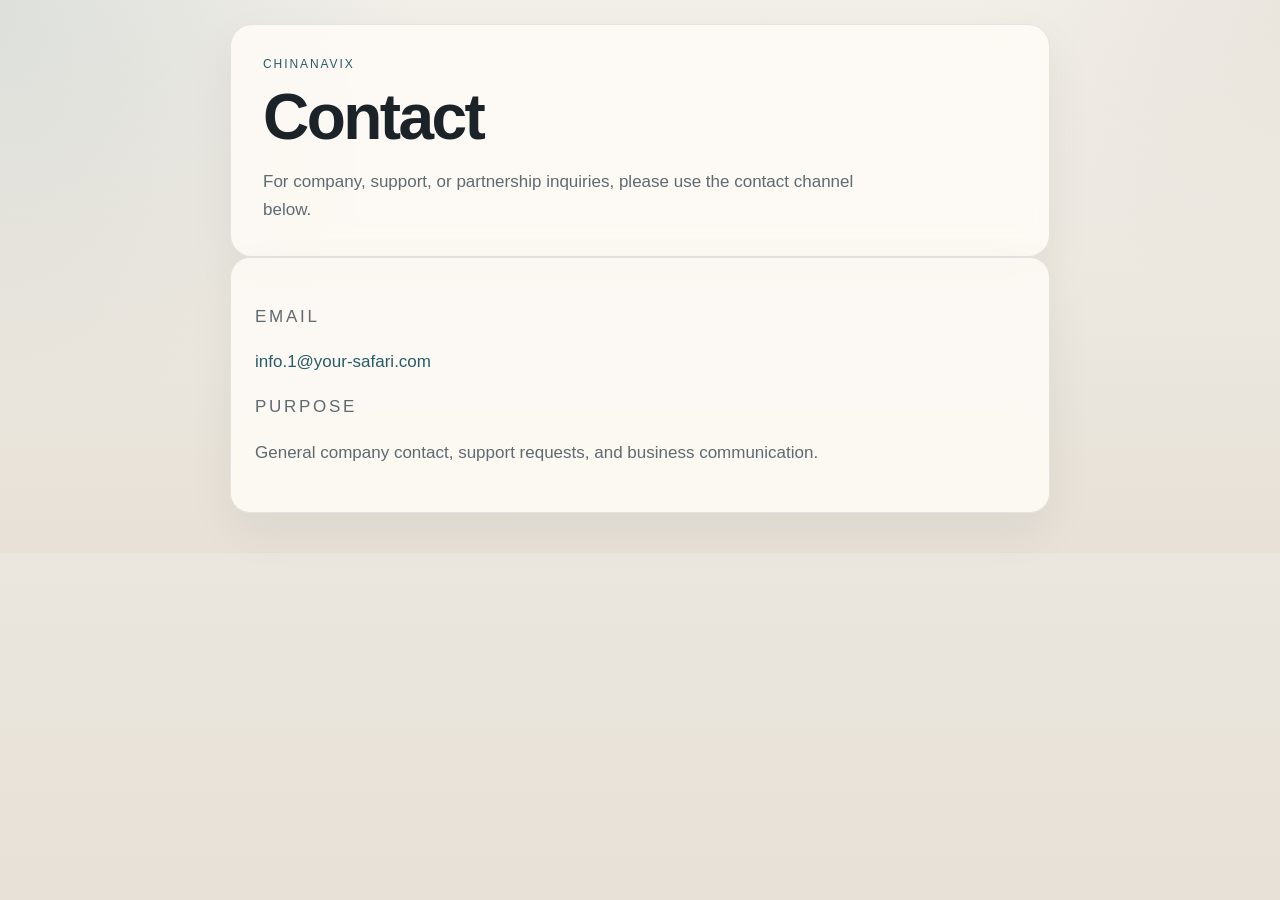
<file: contact.html>
<!DOCTYPE html>
<html lang="en">
<head>
  <meta charset="utf-8">
  <meta name="viewport" content="width=device-width, initial-scale=1">
  <title>Contact | ChinaNavix</title>
  <meta name="description" content="Contact information for ChinaNavix.">
  <!-- Google tag (gtag.js) -->
  <script async src="https://www.googletagmanager.com/gtag/js?id=G-QDG3HXSRVN"></script>
  <script>
    window.dataLayer = window.dataLayer || [];
    function gtag(){dataLayer.push(arguments);}
    gtag('js', new Date());
    gtag('config', 'G-QDG3HXSRVN');
  </script>
  <link rel="stylesheet" href="./site.css">
</head>
<body>
  <main class="page-shell page-shell-narrow">
    <section class="hero hero-compact">
      <div class="hero-mark">ChinaNavix</div>
      <h1>Contact</h1>
      <p class="hero-copy">
        For company, support, or partnership inquiries, please use the contact channel below.
      </p>
    </section>

    <section class="content-grid single-column">
      <article class="panel panel-rich">
        <p class="eyebrow">Email</p>
        <p>
          <a href="mailto:info.1@your-safari.com">info.1@your-safari.com</a>
        </p>
        <p class="eyebrow">Purpose</p>
        <p>
          General company contact, support requests, and business communication.
        </p>
      </article>
    </section>
  </main>
</body>
</html>
</file>
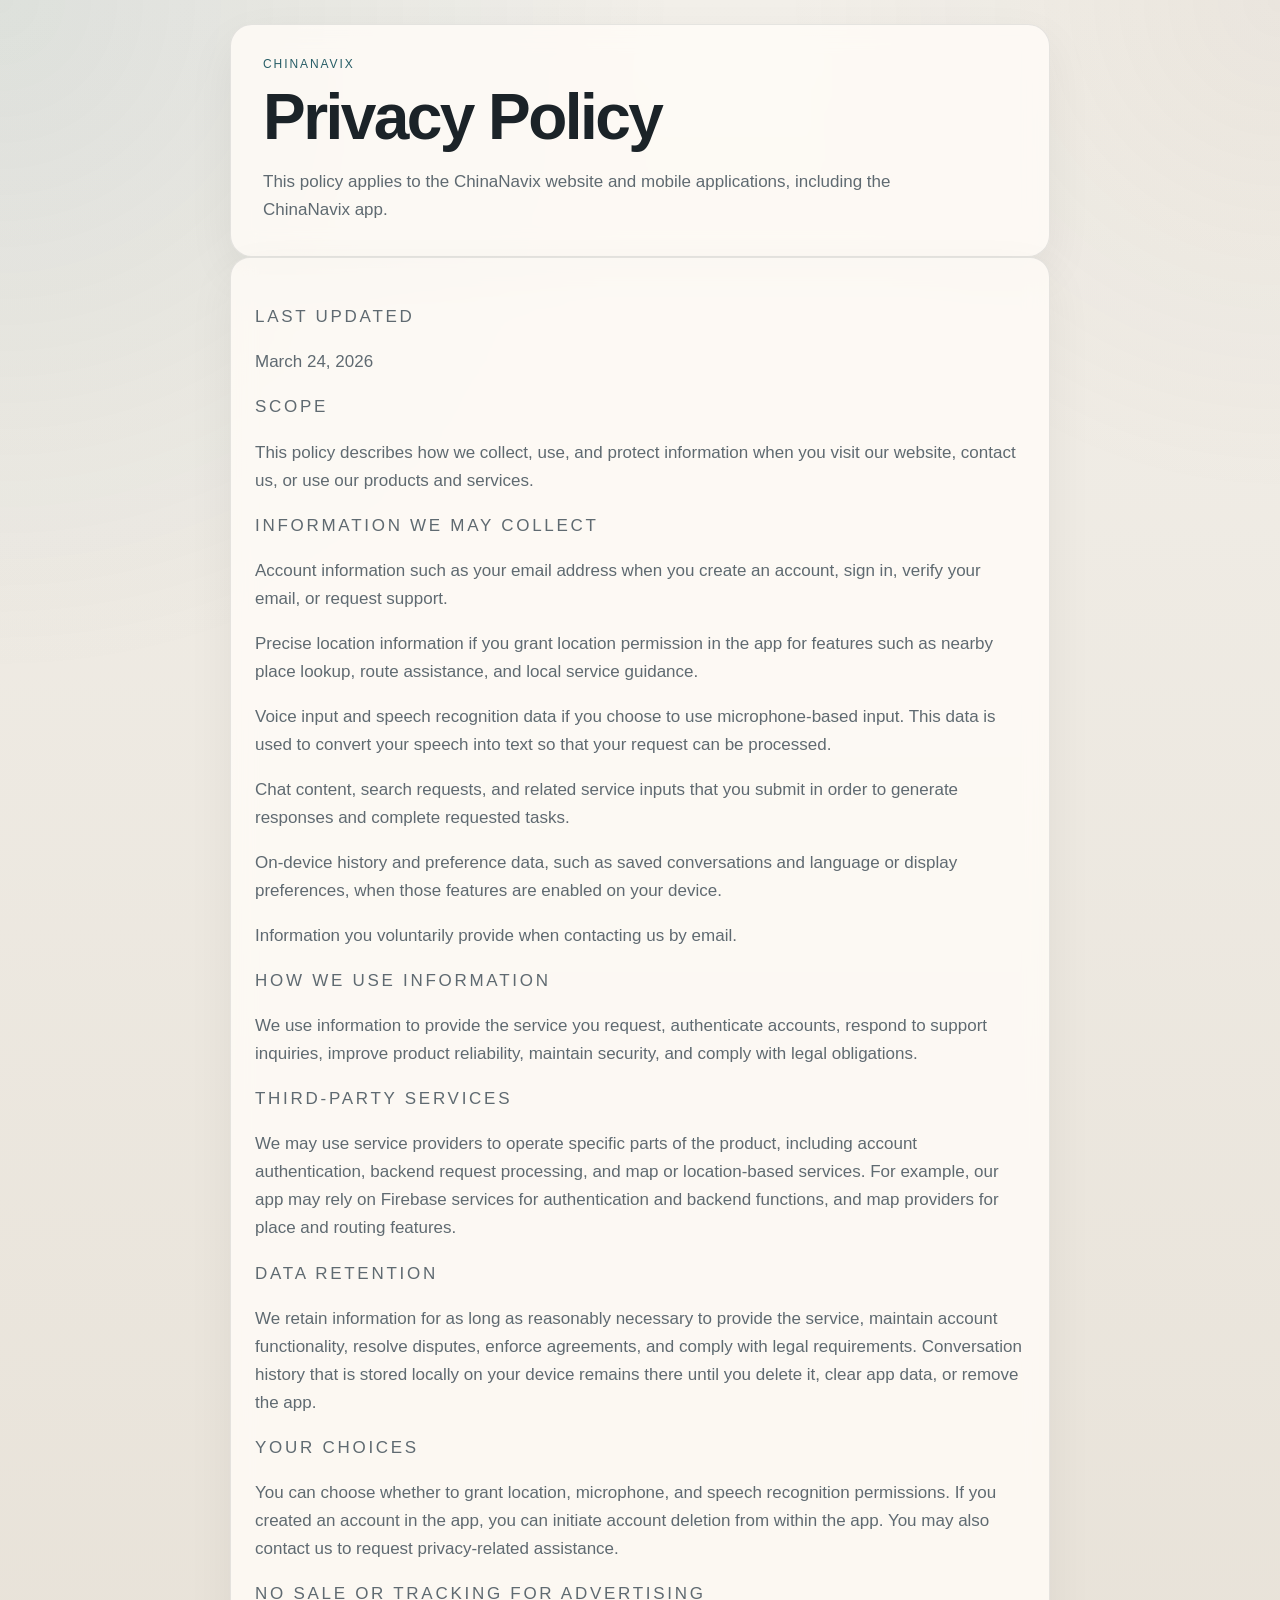
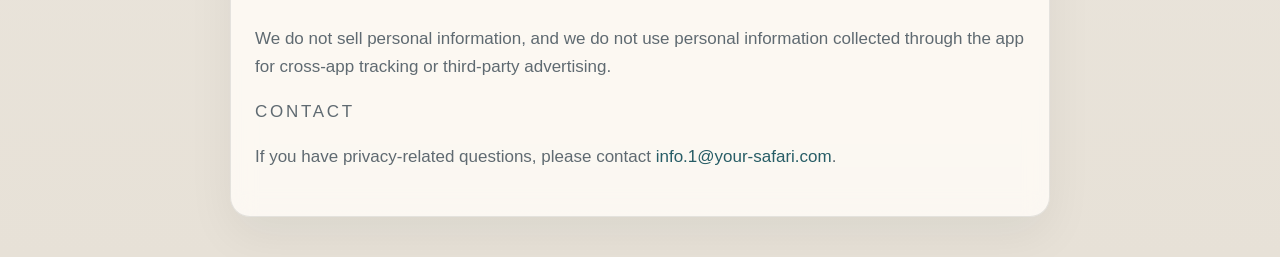
<file: privacy.html>
<!DOCTYPE html>
<html lang="en">
<head>
  <meta charset="utf-8">
  <meta name="viewport" content="width=device-width, initial-scale=1">
  <title>Privacy Policy | ChinaNavix</title>
  <meta name="description" content="Privacy Policy for ChinaNavix websites and mobile applications, including the ChinaNavix app.">
  <!-- Google tag (gtag.js) -->
  <script async src="https://www.googletagmanager.com/gtag/js?id=G-QDG3HXSRVN"></script>
  <script>
    window.dataLayer = window.dataLayer || [];
    function gtag(){dataLayer.push(arguments);}
    gtag('js', new Date());
    gtag('config', 'G-QDG3HXSRVN');
  </script>
  <link rel="stylesheet" href="./site.css">
</head>
<body>
  <main class="page-shell page-shell-narrow">
    <section class="hero hero-compact">
      <div class="hero-mark">ChinaNavix</div>
      <h1>Privacy Policy</h1>
      <p class="hero-copy">
        This policy applies to the ChinaNavix website and mobile applications, including the ChinaNavix app.
      </p>
    </section>

    <section class="content-grid single-column">
      <article class="panel panel-rich">
        <p class="eyebrow">Last Updated</p>
        <p>
          March 24, 2026
        </p>
        <p class="eyebrow">Scope</p>
        <p>
          This policy describes how we collect, use, and protect information when you visit our website, contact us, or use our products and services.
        </p>
        <p class="eyebrow">Information We May Collect</p>
        <p>
          Account information such as your email address when you create an account, sign in, verify your email, or request support.
        </p>
        <p>
          Precise location information if you grant location permission in the app for features such as nearby place lookup, route assistance, and local service guidance.
        </p>
        <p>
          Voice input and speech recognition data if you choose to use microphone-based input. This data is used to convert your speech into text so that your request can be processed.
        </p>
        <p>
          Chat content, search requests, and related service inputs that you submit in order to generate responses and complete requested tasks.
        </p>
        <p>
          On-device history and preference data, such as saved conversations and language or display preferences, when those features are enabled on your device.
        </p>
        <p>
          Information you voluntarily provide when contacting us by email.
        </p>
        <p class="eyebrow">How We Use Information</p>
        <p>
          We use information to provide the service you request, authenticate accounts, respond to support inquiries, improve product reliability, maintain security, and comply with legal obligations.
        </p>
        <p class="eyebrow">Third-Party Services</p>
        <p>
          We may use service providers to operate specific parts of the product, including account authentication, backend request processing, and map or location-based services. For example, our app may rely on Firebase services for authentication and backend functions, and map providers for place and routing features.
        </p>
        <p class="eyebrow">Data Retention</p>
        <p>
          We retain information for as long as reasonably necessary to provide the service, maintain account functionality, resolve disputes, enforce agreements, and comply with legal requirements. Conversation history that is stored locally on your device remains there until you delete it, clear app data, or remove the app.
        </p>
        <p class="eyebrow">Your Choices</p>
        <p>
          You can choose whether to grant location, microphone, and speech recognition permissions. If you created an account in the app, you can initiate account deletion from within the app. You may also contact us to request privacy-related assistance.
        </p>
        <p class="eyebrow">No Sale Or Tracking For Advertising</p>
        <p>
          We do not sell personal information, and we do not use personal information collected through the app for cross-app tracking or third-party advertising.
        </p>
        <p class="eyebrow">Contact</p>
        <p>
          If you have privacy-related questions, please contact <a href="mailto:info.1@your-safari.com">info.1@your-safari.com</a>.
        </p>
      </article>
    </section>
  </main>
</body>
</html>
</file>
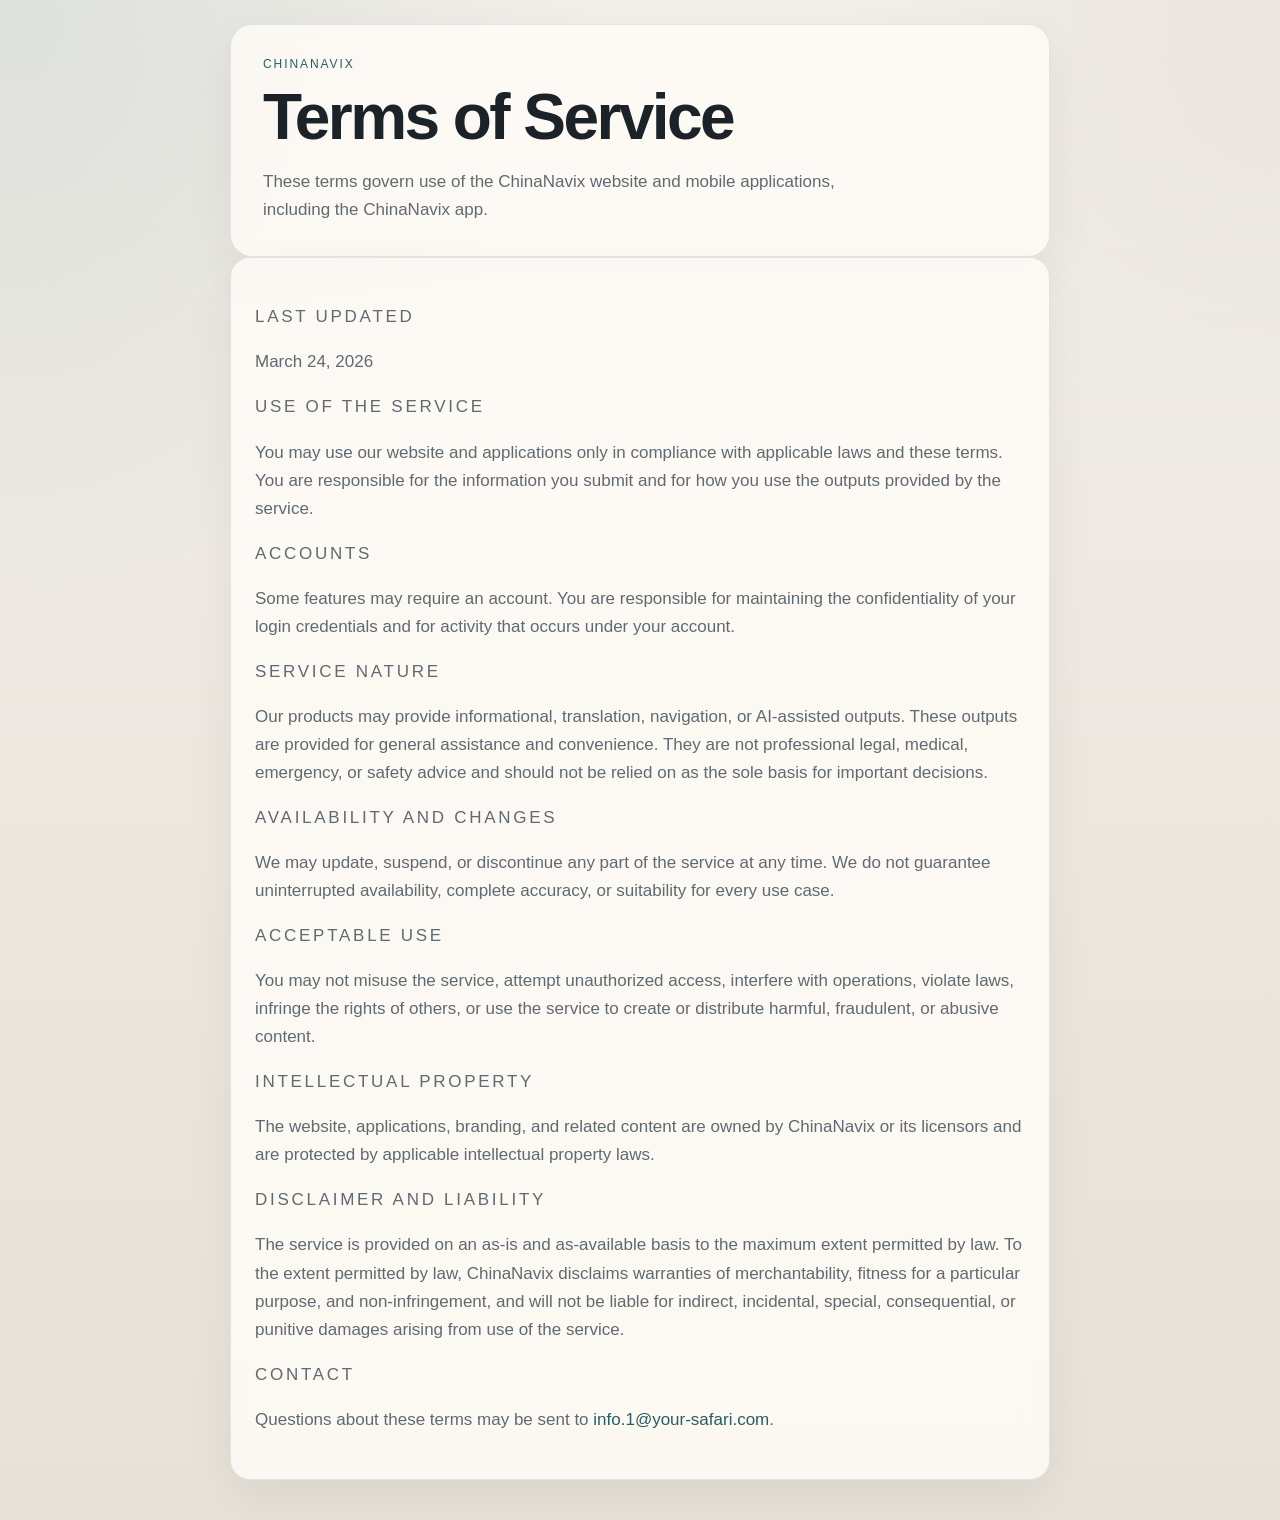
<file: terms.html>
<!DOCTYPE html>
<html lang="en">
<head>
  <meta charset="utf-8">
  <meta name="viewport" content="width=device-width, initial-scale=1">
  <title>Terms of Service | ChinaNavix</title>
  <meta name="description" content="Terms of Service for ChinaNavix websites and mobile applications.">
  <!-- Google tag (gtag.js) -->
  <script async src="https://www.googletagmanager.com/gtag/js?id=G-QDG3HXSRVN"></script>
  <script>
    window.dataLayer = window.dataLayer || [];
    function gtag(){dataLayer.push(arguments);}
    gtag('js', new Date());
    gtag('config', 'G-QDG3HXSRVN');
  </script>
  <link rel="stylesheet" href="./site.css">
</head>
<body>
  <main class="page-shell page-shell-narrow">
    <section class="hero hero-compact">
      <div class="hero-mark">ChinaNavix</div>
      <h1>Terms of Service</h1>
      <p class="hero-copy">
        These terms govern use of the ChinaNavix website and mobile applications, including the ChinaNavix app.
      </p>
    </section>

    <section class="content-grid single-column">
      <article class="panel panel-rich">
        <p class="eyebrow">Last Updated</p>
        <p>March 24, 2026</p>

        <p class="eyebrow">Use of the Service</p>
        <p>
          You may use our website and applications only in compliance with applicable laws and these terms. You are responsible for the information you submit and for how you use the outputs provided by the service.
        </p>

        <p class="eyebrow">Accounts</p>
        <p>
          Some features may require an account. You are responsible for maintaining the confidentiality of your login credentials and for activity that occurs under your account.
        </p>

        <p class="eyebrow">Service Nature</p>
        <p>
          Our products may provide informational, translation, navigation, or AI-assisted outputs. These outputs are provided for general assistance and convenience. They are not professional legal, medical, emergency, or safety advice and should not be relied on as the sole basis for important decisions.
        </p>

        <p class="eyebrow">Availability and Changes</p>
        <p>
          We may update, suspend, or discontinue any part of the service at any time. We do not guarantee uninterrupted availability, complete accuracy, or suitability for every use case.
        </p>

        <p class="eyebrow">Acceptable Use</p>
        <p>
          You may not misuse the service, attempt unauthorized access, interfere with operations, violate laws, infringe the rights of others, or use the service to create or distribute harmful, fraudulent, or abusive content.
        </p>

        <p class="eyebrow">Intellectual Property</p>
        <p>
          The website, applications, branding, and related content are owned by ChinaNavix or its licensors and are protected by applicable intellectual property laws.
        </p>

        <p class="eyebrow">Disclaimer and Liability</p>
        <p>
          The service is provided on an as-is and as-available basis to the maximum extent permitted by law. To the extent permitted by law, ChinaNavix disclaims warranties of merchantability, fitness for a particular purpose, and non-infringement, and will not be liable for indirect, incidental, special, consequential, or punitive damages arising from use of the service.
        </p>

        <p class="eyebrow">Contact</p>
        <p>
          Questions about these terms may be sent to <a href="mailto:info.1@your-safari.com">info.1@your-safari.com</a>.
        </p>
      </article>
    </section>
  </main>
</body>
</html>
</file>
<file: site.css>
:root {
  --bg: #f2efe9;
  --bg-deep: #e7e1d7;
  --paper: rgba(255, 252, 247, 0.84);
  --paper-strong: rgba(255, 252, 247, 0.94);
  --ink: #1b2328;
  --muted: #5f6a71;
  --line: rgba(23, 33, 39, 0.1);
  --line-strong: rgba(23, 33, 39, 0.16);
  --accent: #275d66;
  --accent-deep: #1d454b;
  --accent-soft: rgba(39, 93, 102, 0.08);
  --warm: #8e7558;
  --shadow: 0 18px 48px rgba(23, 33, 39, 0.06);
}

* {
  box-sizing: border-box;
}

html,
body {
  margin: 0;
  min-height: 100%;
  font-family: "Avenir Next", Avenir, "Helvetica Neue", sans-serif;
  color: var(--ink);
  background:
    radial-gradient(circle at top left, rgba(39, 93, 102, 0.1), transparent 30%),
    radial-gradient(circle at top right, rgba(142, 117, 88, 0.08), transparent 22%),
    linear-gradient(180deg, var(--bg) 0%, var(--bg-deep) 100%);
}

body {
  padding: 24px 18px 40px;
}

a {
  color: var(--accent);
  text-decoration: none;
}

a:hover {
  text-decoration: underline;
}

.page-shell {
  width: min(1160px, 100%);
  margin: 0 auto;
}

.page-shell-narrow {
  width: min(820px, 100%);
}

.home-shell {
  display: grid;
  gap: 16px;
}

.site-header,
.hero,
.panel,
.metrics-strip,
.section-block,
.site-footer {
  border: 1px solid var(--line);
  background: var(--paper);
  backdrop-filter: blur(12px);
  box-shadow: var(--shadow);
}

.site-header {
  display: flex;
  align-items: center;
  justify-content: space-between;
  gap: 20px;
  padding: 16px 20px;
  border-radius: 18px;
}

.brand {
  display: inline-flex;
  align-items: center;
  gap: 12px;
  color: var(--ink);
  text-decoration: none;
}

.brand:hover {
  text-decoration: none;
}

.brand-mark {
  display: inline-flex;
  align-items: center;
  justify-content: center;
  width: 40px;
  height: 40px;
  border-radius: 10px;
  background: linear-gradient(135deg, #30474e 0%, #22353b 100%);
  color: #f5f0e7;
  font-size: 12px;
  font-weight: 700;
  letter-spacing: 0.08em;
}

.brand-text {
  font-size: 17px;
  font-weight: 600;
  letter-spacing: -0.02em;
}

.site-nav {
  display: flex;
  flex-wrap: wrap;
  gap: 18px;
}

.site-nav a {
  color: var(--muted);
  font-size: 14px;
  font-weight: 500;
}

.hero,
.section-block,
.metrics-strip,
.site-footer {
  border-radius: 22px;
}

.hero {
  padding: 32px;
}

.hero-home {
  display: grid;
  grid-template-columns: minmax(0, 1.35fr) minmax(320px, 0.8fr);
  gap: 18px;
  align-items: stretch;
}

.hero-compact h1 {
  font-size: clamp(34px, 6vw, 58px);
}

.hero-copy-block {
  padding-right: 12px;
}

.hero-mark,
.eyebrow,
.metric-kicker,
.glance-label,
.feature-index {
  font-size: 12px;
  letter-spacing: 0.16em;
  text-transform: uppercase;
}

.hero-mark,
.eyebrow,
.feature-index {
  color: var(--accent);
}

.hero h1,
.panel h2,
.section-intro h2,
.feature-card h3,
.use-case-card h3 {
  margin: 0;
  letter-spacing: -0.04em;
}

.hero h1 {
  margin-top: 14px;
  max-width: 760px;
  font-size: clamp(40px, 6vw, 64px);
  line-height: 1.02;
}

.hero-copy,
.panel p,
.section-intro p,
.feature-card p,
.use-case-card p,
.footer-copy,
.glance-list li,
.metrics-strip p {
  color: var(--muted);
  font-size: 17px;
  line-height: 1.65;
}

.hero-copy {
  margin: 18px 0 0;
  max-width: 640px;
}

.hero-actions {
  display: flex;
  flex-wrap: wrap;
  gap: 12px;
  margin-top: 28px;
}

.button {
  display: inline-flex;
  align-items: center;
  justify-content: center;
  min-height: 44px;
  padding: 0 18px;
  border-radius: 999px;
  border: 1px solid transparent;
  font-size: 13px;
  font-weight: 600;
  text-decoration: none;
}

.button:hover {
  text-decoration: none;
}

.button-primary {
  background: #23353b;
  color: #f7f3eb;
}

.button-primary:hover {
  background: #1b2a2f;
}

.button-secondary {
  border-color: rgba(23, 33, 39, 0.12);
  background: rgba(255, 255, 255, 0.45);
  color: var(--ink);
}

.hero-tags {
  display: flex;
  flex-wrap: wrap;
  gap: 10px;
  margin-top: 26px;
}

.hero-tags span {
  padding: 10px 14px;
  border-radius: 999px;
  border: 1px solid rgba(23, 33, 39, 0.1);
  background: rgba(255, 255, 255, 0.56);
  color: var(--ink);
  font-size: 13px;
}

.panel {
  min-height: 220px;
  padding: 28px 24px;
  border-radius: 20px;
}

.panel-dark {
  border-color: rgba(23, 33, 39, 0.08);
  background: linear-gradient(180deg, rgba(246, 240, 230, 0.92) 0%, rgba(252, 248, 241, 0.96) 100%);
}

.hero-side {
  min-height: 100%;
}

.glance-list {
  margin: 18px 0 0;
  padding-left: 20px;
}

.glance-list li + li {
  margin-top: 10px;
}

.glance-grid {
  display: grid;
  grid-template-columns: repeat(2, minmax(0, 1fr));
  gap: 14px;
  margin-top: 26px;
  padding-top: 20px;
  border-top: 1px solid var(--line);
}

.glance-label {
  display: block;
  margin-bottom: 8px;
  color: var(--warm);
}

.glance-grid strong {
  font-size: 15px;
  line-height: 1.4;
}

.metrics-strip {
  display: grid;
  grid-template-columns: repeat(3, minmax(0, 1fr));
  gap: 0;
  overflow: hidden;
}

.metrics-strip article {
  padding: 22px 24px;
}

.metrics-strip article + article {
  border-left: 1px solid var(--line);
}

.metric-kicker {
  color: var(--warm);
}

.metrics-strip p {
  margin: 10px 0 0;
}

.section-block {
  padding: 28px 26px;
}

.section-block-alt {
  background: var(--paper-strong);
}

.section-intro {
  max-width: 760px;
}

.section-intro h2 {
  margin-top: 12px;
  font-size: clamp(28px, 4.2vw, 44px);
  line-height: 1.08;
}

.section-intro p {
  margin: 18px 0 0;
}

.feature-grid {
  display: grid;
  grid-template-columns: repeat(2, minmax(0, 1fr));
  gap: 16px;
  margin-top: 28px;
}

.feature-card,
.use-case-card {
  padding: 24px;
  border: 1px solid var(--line);
  border-radius: 18px;
  background: rgba(255, 255, 255, 0.48);
}

.feature-card h3,
.use-case-card h3 {
  margin-top: 16px;
  font-size: 24px;
  line-height: 1.12;
}

.feature-card p,
.use-case-card p {
  margin: 14px 0 0;
}

.use-case-grid {
  display: grid;
  grid-template-columns: repeat(3, minmax(0, 1fr));
  gap: 16px;
  margin-top: 28px;
}

.content-grid {
  display: grid;
  grid-template-columns: 1.5fr 1fr 1fr;
  gap: 16px;
}

.company-grid {
  margin-top: 0;
}

.content-grid-secondary {
  grid-template-columns: 1fr 1fr 1fr;
}

.panel-large {
  grid-column: span 1;
}

.panel-rich {
  min-height: auto;
}

.single-column {
  grid-template-columns: 1fr;
}

.site-footer {
  display: flex;
  align-items: center;
  justify-content: space-between;
  gap: 20px;
  padding: 22px 24px;
}

.site-footer p {
  margin: 0;
}

.footer-copy {
  margin-top: 8px;
}

@media (max-width: 980px) {
  .hero-home,
  .content-grid,
  .use-case-grid {
    grid-template-columns: 1fr;
  }

  .feature-grid {
    grid-template-columns: 1fr;
  }

  .metrics-strip {
    grid-template-columns: 1fr;
  }

  .metrics-strip article + article {
    border-left: 0;
    border-top: 1px solid var(--line);
  }

  .panel,
  .hero-side {
    min-height: auto;
  }
}

@media (max-width: 760px) {
  .site-header,
  .site-footer {
    flex-direction: column;
    align-items: flex-start;
  }

  .site-nav {
    gap: 14px;
  }

  .glance-grid {
    grid-template-columns: 1fr;
  }
}

@media (max-width: 560px) {
  body {
    padding: 14px 12px 24px;
  }

  .site-header {
    padding: 14px 16px;
    border-radius: 16px;
  }

  .hero,
  .section-block,
  .site-footer {
    padding: 22px 18px;
    border-radius: 18px;
  }

  .metrics-strip {
    border-radius: 18px;
  }

  .metrics-strip article,
  .panel,
  .feature-card,
  .use-case-card {
    padding: 20px 18px;
  }

  .panel,
  .feature-card,
  .use-case-card {
    border-radius: 16px;
  }

  .hero h1 {
    font-size: clamp(34px, 12vw, 48px);
  }

  .section-intro h2,
  .feature-card h3,
  .use-case-card h3 {
    font-size: 24px;
  }

  .hero-copy,
  .panel p,
  .section-intro p,
  .feature-card p,
  .use-case-card p,
  .footer-copy,
  .glance-list li,
  .metrics-strip p {
    font-size: 16px;
  }
}
</file>
